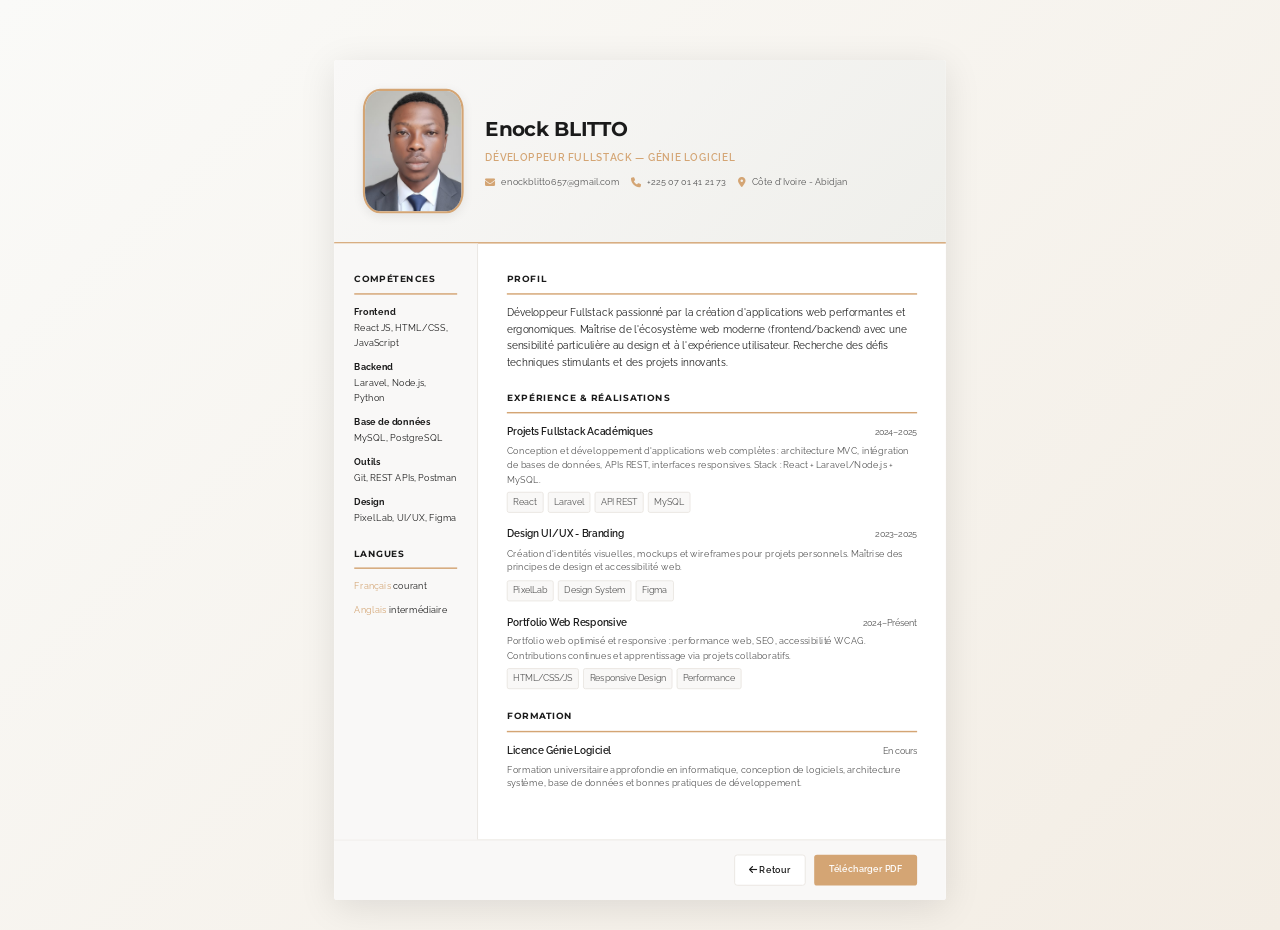
<file: BGED_CV.html>
<!DOCTYPE html>
<html lang="fr">
  <head>
    <meta charset="utf-8" />
    <title>BGED | cv</title>
    <link href="https://fonts.googleapis.com/css2?family=Montserrat:wght@400;600;700&family=Raleway:wght@300;400;600&display=swap" rel="stylesheet">
    <link rel="stylesheet" href="https://cdnjs.cloudflare.com/ajax/libs/font-awesome/6.4.0/css/all.min.css">
    <link rel="icon" type="image/jpeg" href="BGED_favicon.jpeg"  sizes="any">
    <style>
      :root {
        --primary: #1a1a1a;
        --muted: #555;
        --light: #f9f8f7;
        --accent: #d4a574;
        --border: #e5e0db;
      }
      * { box-sizing: border-box; margin: 0; padding: 0; }
      body {
        font-family: 'Raleway', sans-serif;
        background: linear-gradient(135deg, #fafaf8 0%, #f3ede4 100%);
        color: var(--primary);
        line-height: 1.6;
        margin: 0;
        padding: 30px 0;
      }
      
      .cv-container {
        width: 850px;
        margin: 30px auto;
        background: white;
        box-shadow: 0 10px 50px rgba(0,0,0,.1);
        border-radius: 4px;
        overflow: hidden;
      }
      
      .cv-header {
        display: grid;
        grid-template-columns: 140px 1fr;
        gap: 30px;
        padding: 40px;
        background: linear-gradient(135deg, #f9f8f7 0%, #efefeb 100%);
        border-bottom: 2px solid var(--accent);
      }
      
      .cv-photo {
        width: 140px;
        height: 173px;
        border-radius: 17%;
        overflow: hidden;
        border: 3px solid var(--accent);
        box-shadow: 0 4px 15px rgba(0,0,0,.08);
      }
      
      .cv-photo img {
        width: 100%;
        height: 100%;
        object-fit: cover;
      }
      
      .cv-title {
        display: flex;
        flex-direction: column;
        justify-content: center;
      }
      
      .cv-name {
        font-family: 'Montserrat', sans-serif;
        font-size: 28px;
        font-weight: 700;
        color: var(--primary);
        margin-bottom: 8px;
        letter-spacing: -0.5px;
      }
      
      .cv-role {
        font-size: 14px;
        color: var(--accent);
        font-weight: 600;
        letter-spacing: 1px;
        text-transform: uppercase;
        margin-bottom: 12px;
      }
      
      .cv-contact {
        display: flex;
        flex-wrap: wrap;
        gap: 16px;
        font-size: 13px;
        color: var(--muted);
      }
      
      .cv-contact span { display: flex; align-items: center; gap: 8px; color: var(--muted); }
      .cv-contact span i { color: var(--accent); font-size: 14px; }
      
      .cv-body {
        display: grid;
        grid-template-columns: 200px 1fr;
        gap: 0;
      }
      
      .cv-sidebar {
        background: var(--light);
        padding: 40px 28px;
        border-right: 1px solid var(--border);
      }
      
      .cv-main {
        padding: 40px;
      }
      
      .cv-section {
        margin-bottom: 28px;
      }
      
      .cv-section h3 {
        font-family: 'Montserrat', sans-serif;
        font-size: 12px;
        font-weight: 700;
        color: var(--primary);
        letter-spacing: 1.5px;
        text-transform: uppercase;
        margin-bottom: 14px;
        padding-bottom: 10px;
        border-bottom: 2px solid var(--accent);
      }
      
      .cv-item {
        margin-bottom: 12px;
        font-size: 13px;
      }
      
      .cv-item strong {
        color: var(--primary);
        display: block;
        margin-bottom: 2px;
      }
      
      .cv-item em {
        color: var(--accent);
        font-style: normal;
      }
      
      .cv-experience-item {
        margin-bottom: 18px;
      }
      
      .cv-exp-header {
        display: flex;
        justify-content: space-between;
        align-items: baseline;
        margin-bottom: 4px;
      }
      
      .cv-exp-title {
        font-weight: 600;
        color: var(--primary);
        font-size: 14px;
      }
      
      .cv-exp-date {
        font-size: 12px;
        color: var(--muted);
      }
      
      .cv-exp-desc {
        font-size: 13px;
        color: var(--muted);
        margin-top: 6px;
        line-height: 1.5;
      }
      
      .cv-tags {
        display: flex;
        flex-wrap: wrap;
        gap: 6px;
        margin-top: 8px;
      }
      
      .cv-tag {
        background: var(--light);
        border: 1px solid var(--border);
        color: var(--muted);
        padding: 4px 8px;
        border-radius: 3px;
        font-size: 12px;
        display: inline-block;
      }
      
      .cv-actions {
        display: flex;
        gap: 12px;
        justify-content: flex-end;
        padding: 20px 40px;
        background: var(--light);
        border-top: 1px solid var(--border);
      }
      
      .cv-btn {
        padding: 10px 20px;
        border-radius: 4px;
        border: none;
        font-size: 13px;
        font-weight: 600;
        cursor: pointer;
        text-decoration: none;
        display: inline-block;
        transition: all 0.3s ease;
      }
      
      .cv-btn-primary {
        background: var(--accent);
        color: white;
      }
      
      .cv-btn-primary:hover {
        background: #c99459;
        box-shadow: 0 4px 12px rgba(212, 165, 116, 0.3);
      }
      
      .cv-btn-secondary {
        background: white;
        color: var(--primary);
        border: 1px solid var(--border);
      }
      
      .cv-btn-secondary:hover {
        background: var(--light);
        border-color: var(--accent);
      }
      
      
      @media print {
        body { background: white; }
        .cv-actions { display: none; }
        .cv-container { box-shadow: none; margin: 0; }
      }
    </style>
  </head>
  <body>
    <article class="cv-container">
      <!-- Header -->
      <header class="cv-header">
        <div class="cv-photo">
          <img src="/image/bged_cv.jpeg" alt="Enock David" />
        </div>
        <div class="cv-title">
          <h1 class="cv-name">Enock BLITTO</h1>
          <div class="cv-role">Développeur Fullstack — Génie Logiciel</div>
          <div class="cv-contact">
            <span><i class="fas fa-envelope"></i> enockblitto657@gmail.com</span>
            <span><i class="fas fa-phone"></i> +225 07 01 41 21 73</span>
            <span><i class="fas fa-map-marker-alt"></i> Côte d'Ivoire - Abidjan</span>
          </div>
        </div>
      </header>

      <!-- Body -->
      <div class="cv-body">
        <!-- Sidebar -->
        <aside class="cv-sidebar">
          <section class="cv-section">
            <h3>Compétences</h3>
            <div class="cv-item"><strong>Frontend</strong> React JS, HTML/CSS, JavaScript</div>
            <div class="cv-item"><strong>Backend</strong> Laravel, Node.js, Python</div>
            <div class="cv-item"><strong>Base de données</strong> MySQL, PostgreSQL</div>
            <div class="cv-item"><strong>Outils</strong> Git, REST APIs, Postman</div>
            <div class="cv-item"><strong>Design</strong> PixelLab, UI/UX, Figma</div>
          </section>

          <section class="cv-section">
            <h3>Langues</h3>
            <div class="cv-item"><em>Français</em> courant</div>
            <div class="cv-item"><em>Anglais</em> intermédiaire</div>
          </section>
        </aside>

        <!-- Main Content -->
        <main class="cv-main">
          <section class="cv-section">
            <h3>Profil</h3>
            <p style="font-size: 13.5px; color: var(--primary); line-height: 1.7;">
              Développeur Fullstack passionné par la création d'applications web performantes et ergonomiques. 
              Maîtrise de l'écosystème web moderne (frontend/backend) avec une sensibilité particulière au design 
              et à l'expérience utilisateur. Recherche des défis techniques stimulants et des projets innovants.
            </p>
          </section>

          <section class="cv-section">
            <h3>Expérience & Réalisations</h3>
            
            <div class="cv-experience-item">
              <div class="cv-exp-header">
                <span class="cv-exp-title">Projets Fullstack Académiques</span>
                <span class="cv-exp-date">2024–2025</span>
              </div>
              <div class="cv-exp-desc">
                Conception et développement d'applications web complètes : architecture MVC, intégration de bases de données, 
                APIs REST, interfaces responsives. Stack : React + Laravel/Node.js + MySQL.
              </div>
              <div class="cv-tags">
                <span class="cv-tag">React</span>
                <span class="cv-tag">Laravel</span>
                <span class="cv-tag">API REST</span>
                <span class="cv-tag">MySQL</span>
              </div>
            </div>

            <div class="cv-experience-item">
              <div class="cv-exp-header">
                <span class="cv-exp-title">Design UI/UX - Branding</span>
                <span class="cv-exp-date">2023–2025</span>
              </div>
              <div class="cv-exp-desc">
                Création d'identités visuelles, mockups et wireframes pour projets personnels. 
                Maîtrise des principes de design et accessibilité web.
              </div>
              <div class="cv-tags">
                <span class="cv-tag">PixelLab</span>
                <span class="cv-tag">Design System</span>
                <span class="cv-tag">Figma</span>
              </div>
            </div>

            <div class="cv-experience-item">
              <div class="cv-exp-header">
                <span class="cv-exp-title">Portfolio Web Responsive</span>
                <span class="cv-exp-date">2024–Présent</span>
              </div>
              <div class="cv-exp-desc">
                Portfolio web optimisé et responsive : performance web, SEO, accessibilité WCAG. 
                Contributions continues et apprentissage via projets collaboratifs.
              </div>
              <div class="cv-tags">
                <span class="cv-tag">HTML/CSS/JS</span>
                <span class="cv-tag">Responsive Design</span>
                <span class="cv-tag">Performance</span>
              </div>
            </div>
          </section>

          <section class="cv-section">
            <h3>Formation</h3>
            <div class="cv-experience-item">
              <div class="cv-exp-header">
                <span class="cv-exp-title">Licence Génie Logiciel</span>
                <span class="cv-exp-date">En cours</span>
              </div>
              <div class="cv-exp-desc">
                Formation universitaire approfondie en informatique, conception de logiciels, 
                architecture système, base de données et bonnes pratiques de développement.
              </div>
            </div>
          </section>
        </main>
      </div>

      <!-- Actions -->
      <div class="cv-actions">
        <a href="index.html" class="cv-btn cv-btn-secondary"><i class="fas fa-arrow-left"></i> Retour</a>
        <a href="#" class="cv-btn cv-btn-primary" id="printBtn">Télécharger PDF</a>
      </div>
    </article>

    <script>
      function adjustCVZoom() {
        const container = document.querySelector('.cv-container');
        const padding = 60;
        const availableWidth = window.innerWidth - padding;
        const availableHeight = window.innerHeight - padding;
        const cvWidth = 850;
        
        // Calcule le zoom basé sur la largeur ET la hauteur pour que tout rentre
        const zoomByWidth = Math.min(1, availableWidth / cvWidth);
        
        // Obtenez la hauteur naturelle du CV
        const cvHeight = container.scrollHeight;
        const zoomByHeight = Math.min(1, availableHeight / cvHeight);
        
        // Utilise le zoom le plus restrictif (le plus petit)
        const zoomLevel = Math.min(zoomByWidth, zoomByHeight);
        
        container.style.transform = `scale(${zoomLevel})`;
        container.style.transformOrigin = 'top center';
        container.style.marginBottom = `${(cvHeight * zoomLevel - cvHeight)}px`;
      }
      
      // Ajuste le zoom au chargement et au redimensionnement
      window.addEventListener('load', adjustCVZoom);
      window.addEventListener('resize', adjustCVZoom);
      
      document.getElementById('printBtn').addEventListener('click', function(e) {
        e.preventDefault();
        window.print();
      });
    </script>
  </body>
</html>
</file>
